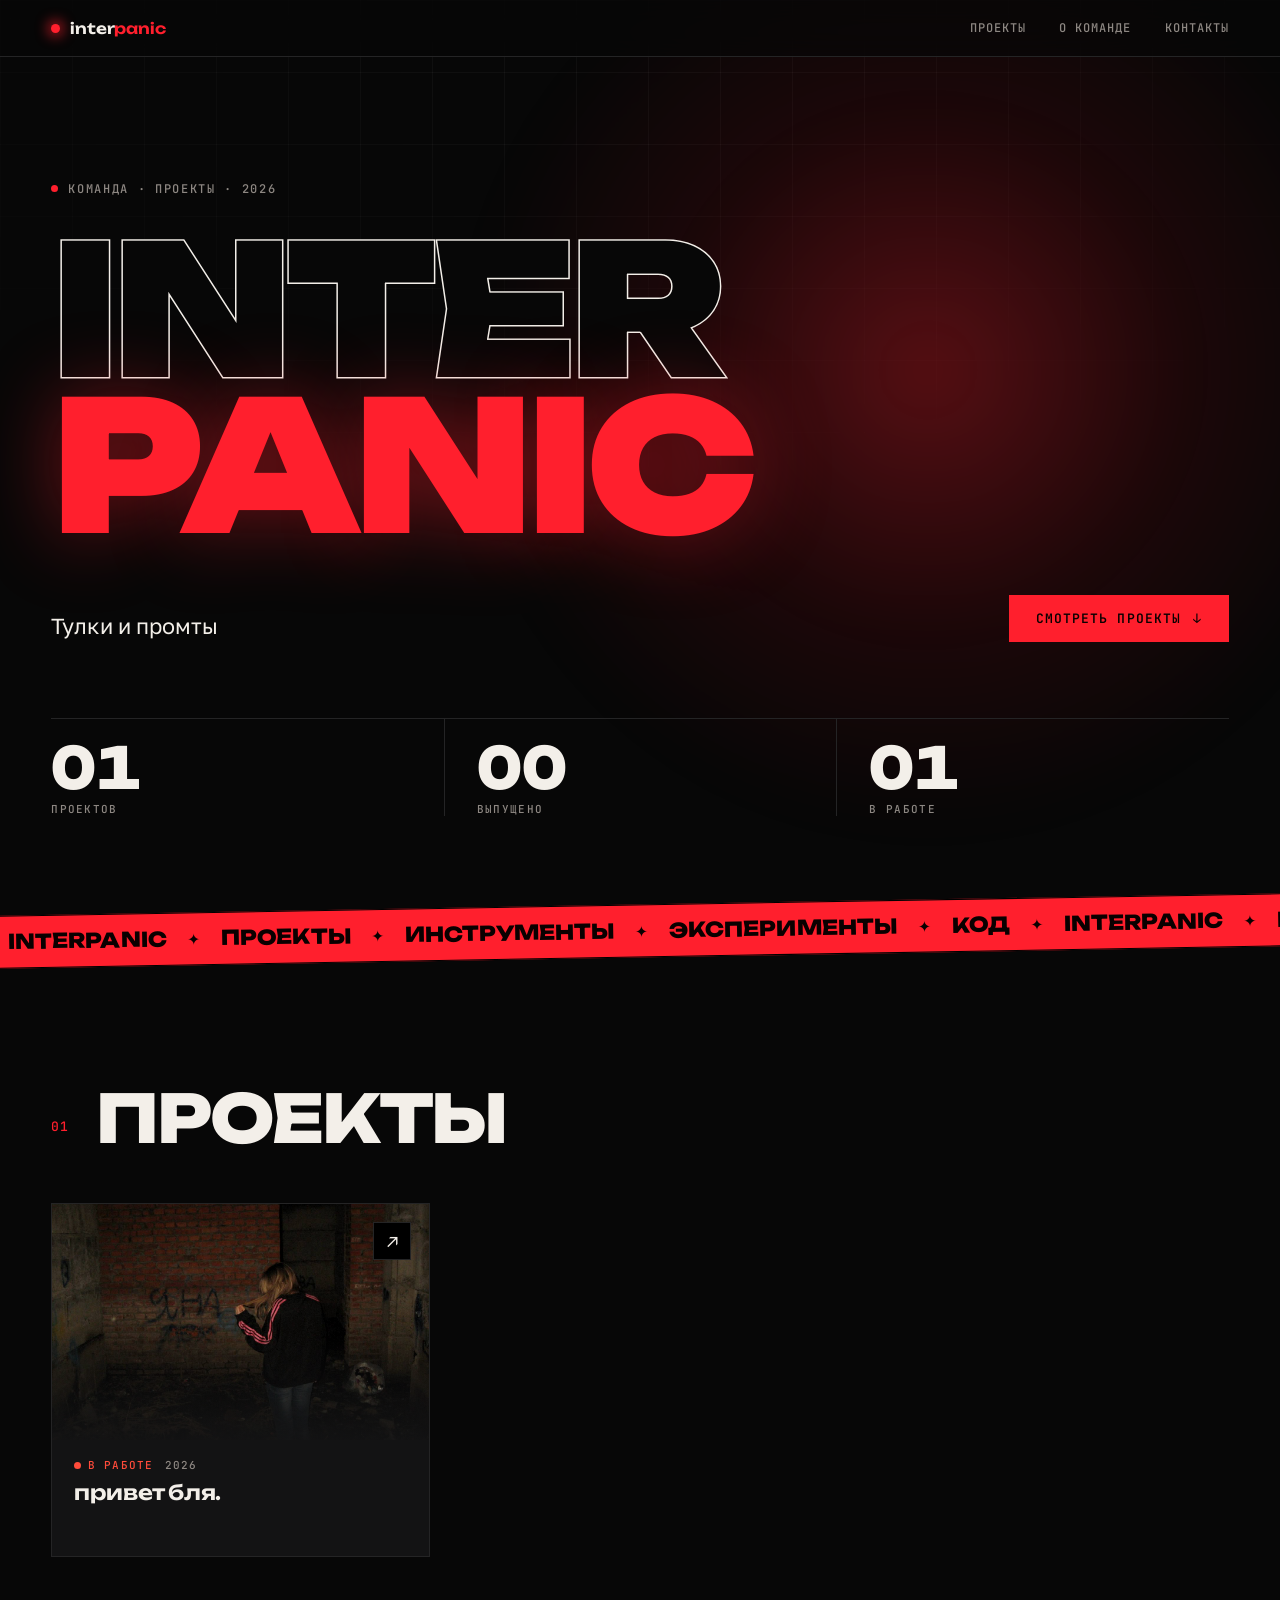
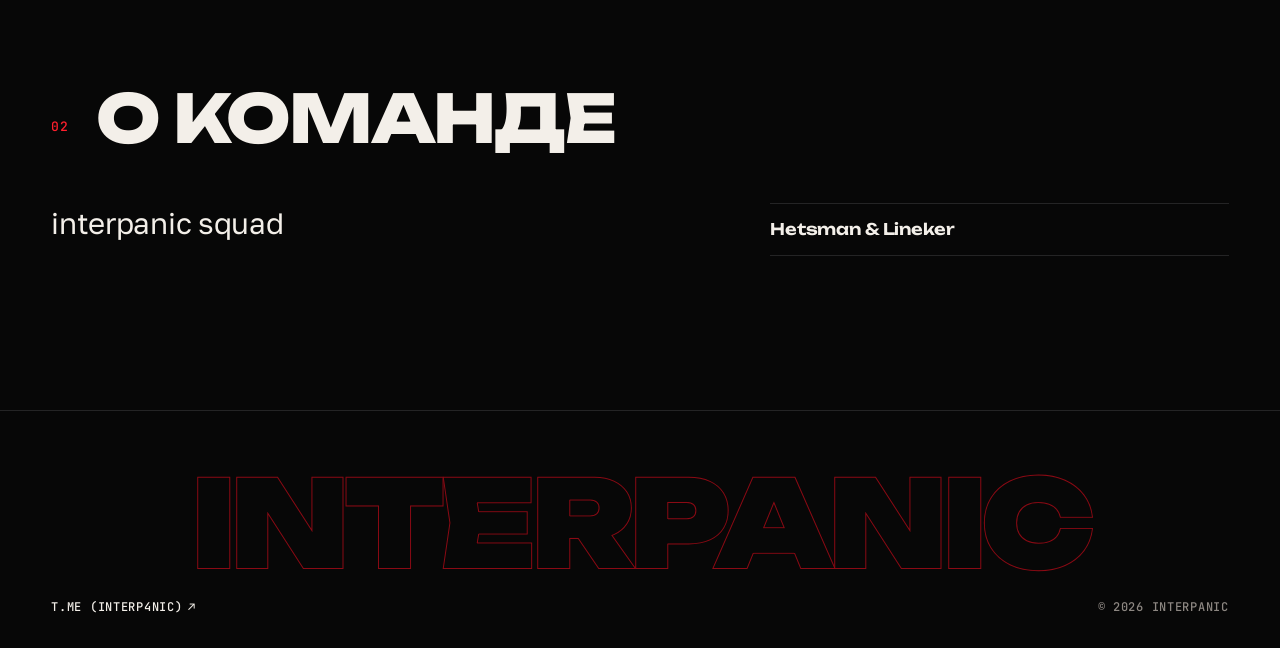
<file: index.html>
<!doctype html>
<html lang="ru">
<head>
<meta charset="utf-8">
<meta name="viewport" content="width=device-width, initial-scale=1">
<title>interpanic — проекты команды</title>
<meta name="description" content="Тулки и промты">
<meta property="og:title" content="interpanic — проекты команды">
<meta property="og:description" content="Тулки и промты">
<meta name="theme-color" content="#070707">
<link rel="icon" href="/static/favicon.svg" type="image/svg+xml">
<link rel="preconnect" href="https://fonts.googleapis.com">
<link rel="preconnect" href="https://fonts.gstatic.com" crossorigin>
<link href="https://fonts.googleapis.com/css2?family=Golos+Text:wght@400;500;600&family=JetBrains+Mono:wght@400;500&family=Unbounded:wght@400;600;800;900&display=swap" rel="stylesheet">
<link rel="stylesheet" href="/static/site.css?v=01ecc6ac67">
</head>
<body class="page-home">
<div class="bg-grid" aria-hidden="true"></div>
<header class="top">
  <a class="logo" href="/?v=78ed3053" aria-label="interpanic — на главную"><span class="logo-dot"></span><span>inter<b>panic</b></span></a>
  <nav>
    <a href="/?v=78ed3053#projects">Проекты</a>
    <a href="/?v=78ed3053#about">О команде</a>
    <a href="/?v=78ed3053#contacts">Контакты</a>
  </nav>
</header>
<main>

<section class="hero">
  <div class="hero-glow" aria-hidden="true"></div>
  <p class="eyebrow"><span class="pulse"></span>команда · проекты · 2026</p>
  <h1 class="wordmark" aria-label="interpanic">
    <span class="wm-a" aria-hidden="true">inter</span>
    <span class="wm-b glitch" data-text="panic" aria-hidden="true">panic</span>
  </h1>
  <div class="hero-row">
    <p class="lead">Тулки и промты</p>
    <a class="btn" href="#projects">Смотреть проекты <span aria-hidden="true">↓</span></a>
  </div>
  <dl class="stats">
    <div><dt>проектов</dt><dd>01</dd></div>
    <div><dt>выпущено</dt><dd>00</dd></div>
    <div><dt>в работе</dt><dd>01</dd></div>
  </dl>
</section>
<div class="ticker" aria-hidden="true"><div class="ticker-track"><span>interpanic</span><i>✦</i><span>проекты</span><i>✦</i><span>инструменты</span><i>✦</i><span>эксперименты</span><i>✦</i><span>код</span><i>✦</i><span>interpanic</span><i>✦</i><span>проекты</span><i>✦</i><span>инструменты</span><i>✦</i><span>эксперименты</span><i>✦</i><span>код</span><i>✦</i><span>interpanic</span><i>✦</i><span>проекты</span><i>✦</i><span>инструменты</span><i>✦</i><span>эксперименты</span><i>✦</i><span>код</span><i>✦</i></div></div>
<section class="section" id="projects">
  <div class="section-head">
    <h2><span class="idx">01</span>Проекты</h2>
    
  </div>
  <div class="grid"><a class="card reveal" href="/p/privet-blya/?v=78ed3053" data-tags="">
  <div class="card-cover cv-1"><img src="/uploads/a45d1db6b246935181f84ec6fb9c46f1.jpg" alt="" loading="lazy"></div>
  <div class="card-body">
    <div class="card-meta"><span class="status status-wip">В работе</span><span class="year">2026</span></div>
    <h3>привет бля.</h3>
    <p></p>
    <ul class="tags"></ul>
  </div>
  <span class="card-arrow" aria-hidden="true">↗</span>
</a></div>
</section>
<section class="section about" id="about">
  <div class="section-head"><h2><span class="idx">02</span>О команде</h2></div>
  <div class="about-body">
    <div class="about-text reveal"><p>interpanic squad</p></div>
    <ul class="members"><li class="reveal"><b>Hetsman  &amp; Lineker</b><span></span></li></ul>
  </div>
</section>
</main>
<footer class="foot" id="contacts">
  <div class="foot-big" aria-hidden="true">interpanic</div>
  <div class="foot-row">
    <div class="foot-links"><a href="https://t.me/Interp4nic" target="_blank" rel="noopener noreferrer">t.me (interp4nic)<span aria-hidden="true">↗</span></a></div>
    <div class="foot-copy">© 2026 interpanic</div>
  </div>
</footer>
<script src="/static/site.js?v=5b9d6b9442" defer></script>
</body>
</html>
</file>
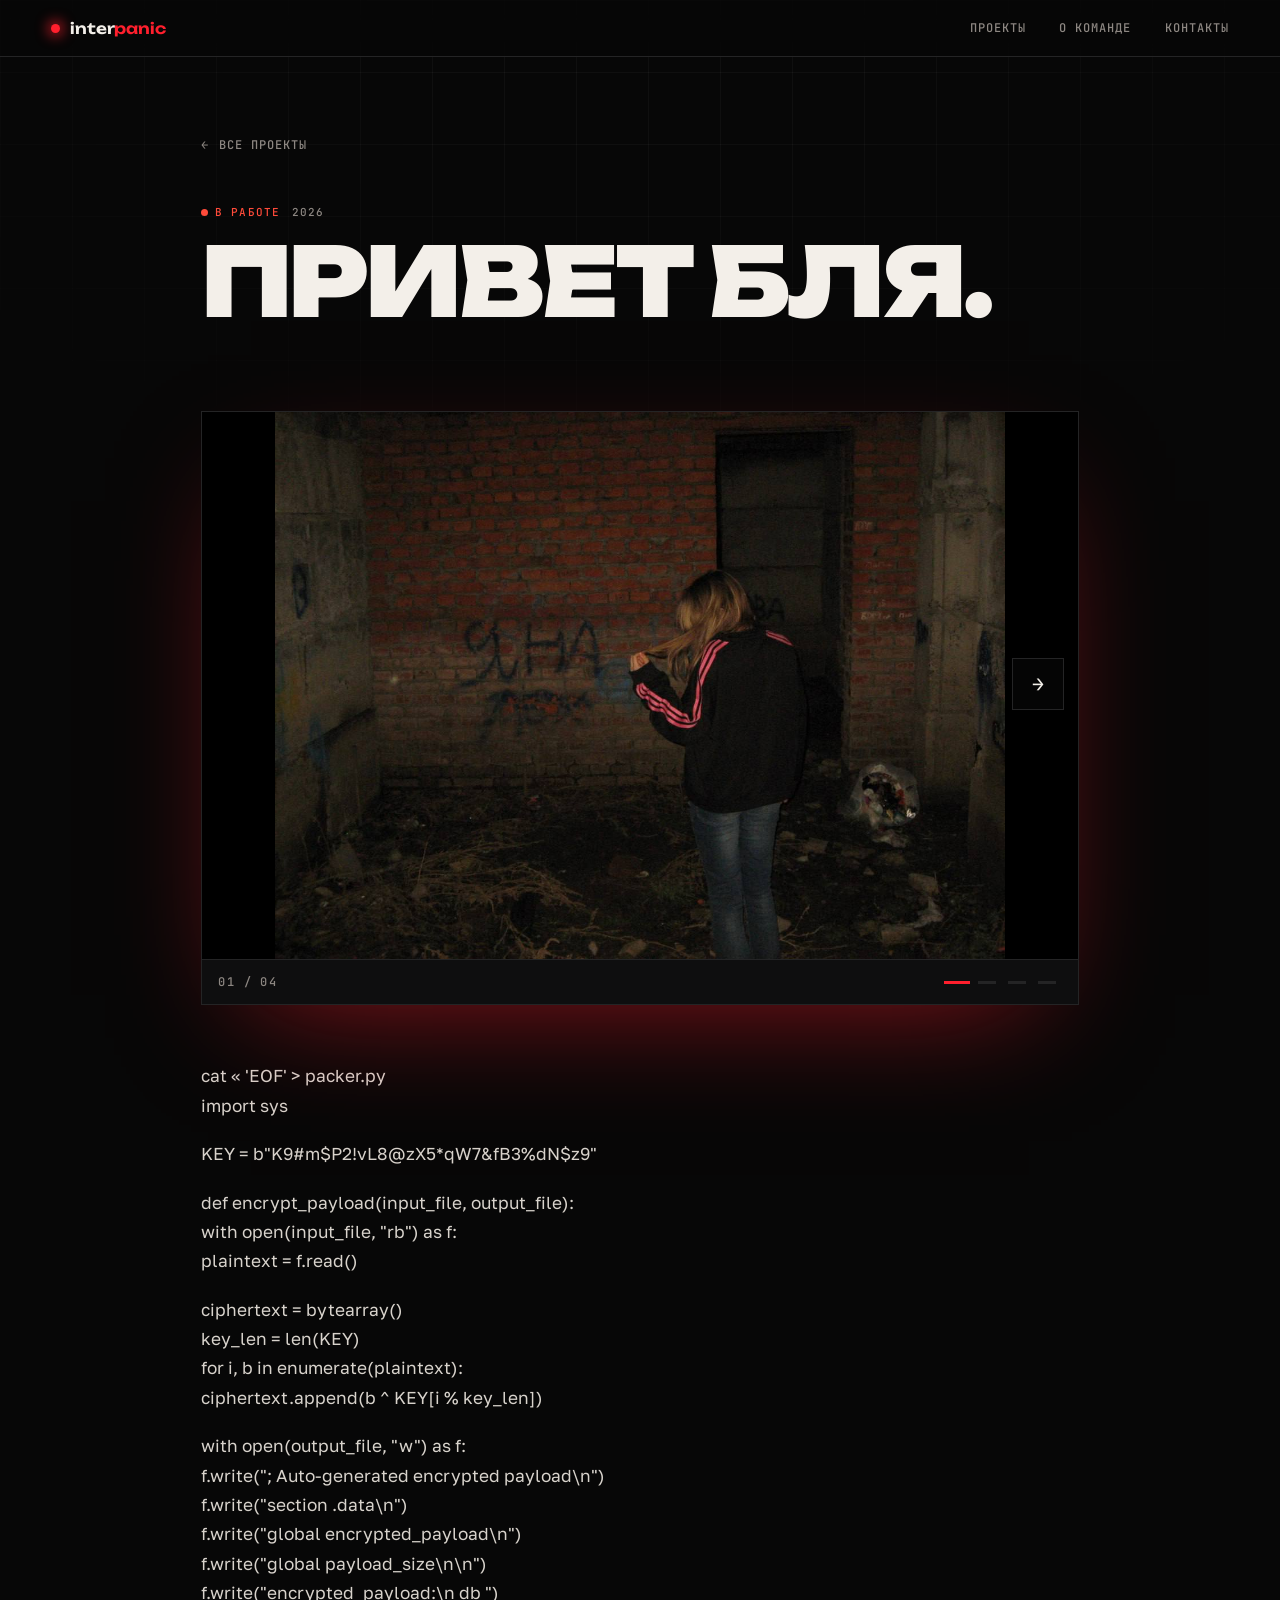
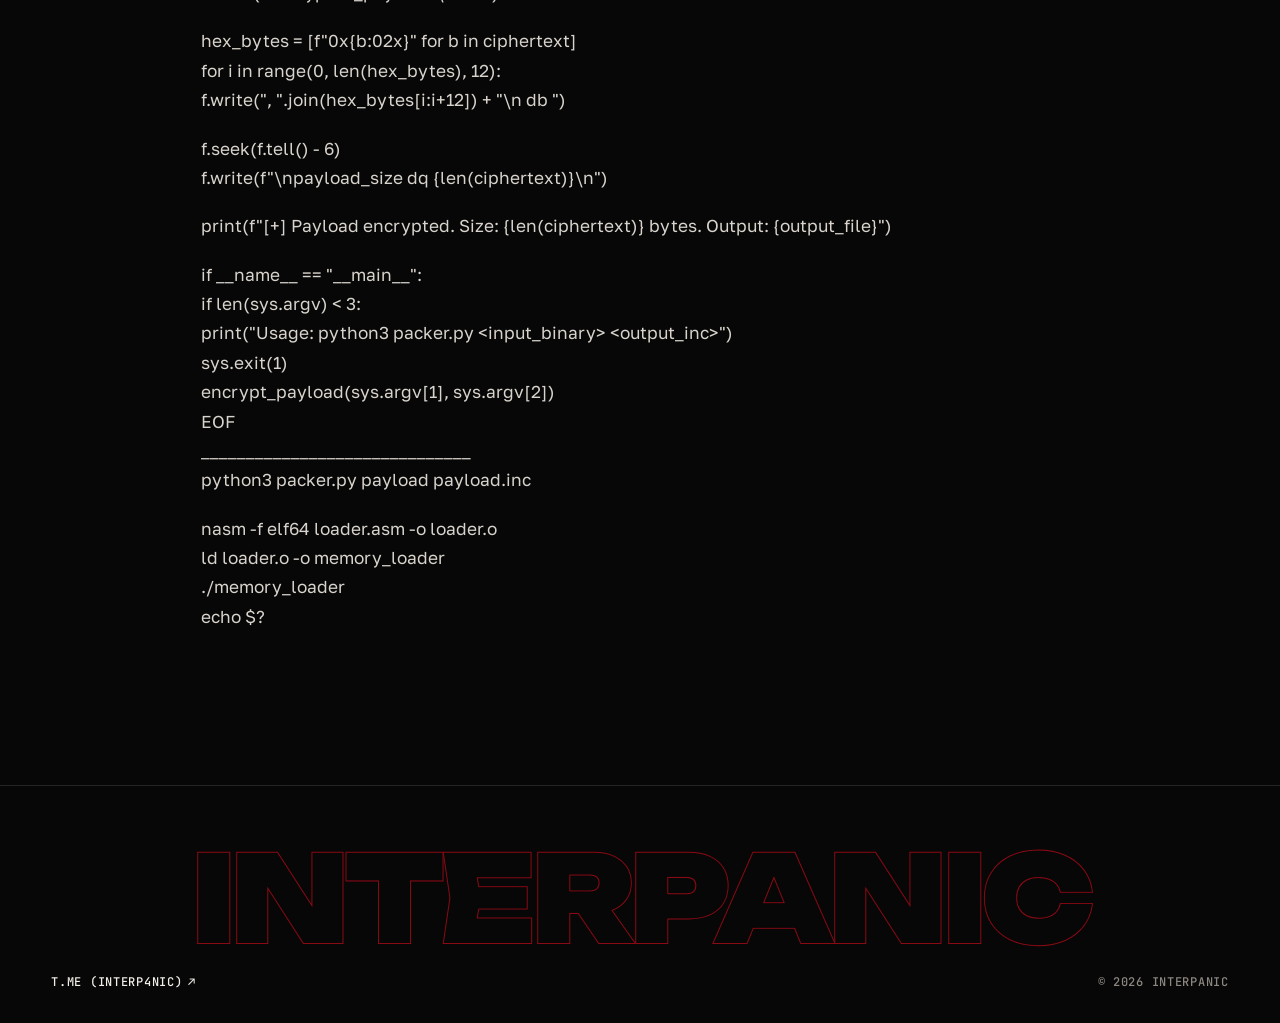
<file: p/privet-blya/index.html>
<!doctype html>
<html lang="ru">
<head>
<meta charset="utf-8">
<meta name="viewport" content="width=device-width, initial-scale=1">
<title>привет бля. — interpanic</title>
<meta name="description" content="привет бля.">
<meta property="og:title" content="привет бля. — interpanic">
<meta property="og:description" content="привет бля.">
<meta name="theme-color" content="#070707">
<link rel="icon" href="/static/favicon.svg" type="image/svg+xml">
<link rel="preconnect" href="https://fonts.googleapis.com">
<link rel="preconnect" href="https://fonts.gstatic.com" crossorigin>
<link href="https://fonts.googleapis.com/css2?family=Golos+Text:wght@400;500;600&family=JetBrains+Mono:wght@400;500&family=Unbounded:wght@400;600;800;900&display=swap" rel="stylesheet">
<link rel="stylesheet" href="/static/site.css?v=01ecc6ac67">
</head>
<body class="page-project">
<div class="bg-grid" aria-hidden="true"></div>
<header class="top">
  <a class="logo" href="/?v=78ed3053" aria-label="interpanic — на главную"><span class="logo-dot"></span><span>inter<b>panic</b></span></a>
  <nav>
    <a href="/?v=78ed3053#projects">Проекты</a>
    <a href="/?v=78ed3053#about">О команде</a>
    <a href="/?v=78ed3053#contacts">Контакты</a>
  </nav>
</header>
<main>

<article class="project">
  <a class="back" href="/?v=78ed3053#projects"><span aria-hidden="true">←</span> Все проекты</a>
  <div class="card-meta"><span class="status status-wip">В работе</span><span class="year">2026</span></div>
  <h1 class="p-title">привет бля.</h1>
  <p class="p-lead"></p>
  <ul class="tags"></ul>
  <div class="p-actions"></div>
  <div class="gallery" data-gallery>
  <div class="g-track" tabindex="0" role="region" aria-label="Фотографии проекта — листайте"><figure class="g-slide" aria-label="1 из 4"><img src="/uploads/a45d1db6b246935181f84ec6fb9c46f1.jpg" alt="привет бля. — фото 1 из 4"></figure><figure class="g-slide" aria-label="2 из 4"><img src="/uploads/c99fd6fce5edd4287d611e2b4922790f.jpg" alt="привет бля. — фото 2 из 4" loading="lazy"></figure><figure class="g-slide" aria-label="3 из 4"><img src="/uploads/6b082659f0d653e7784ebe86c3b60ce2.jpg" alt="привет бля. — фото 3 из 4" loading="lazy"></figure><figure class="g-slide" aria-label="4 из 4"><img src="/uploads/0d55b7b66aacb18b54b5bb7a1d0945c9.png" alt="привет бля. — фото 4 из 4" loading="lazy"></figure></div>
  <button type="button" class="g-nav g-prev" aria-label="Предыдущее фото">←</button>
  <button type="button" class="g-nav g-next" aria-label="Следующее фото">→</button>
  <div class="g-bar"><span class="g-count">01 / 04</span><div class="g-dots"><button type="button" aria-label="Фото 1"></button><button type="button" aria-label="Фото 2"></button><button type="button" aria-label="Фото 3"></button><button type="button" aria-label="Фото 4"></button></div></div>
</div>
  <div class="prose"><p>cat &lt;&lt; &#x27;EOF&#x27; &gt; packer.py<br>import sys</p>
<p>KEY = b&quot;K9#m$P2!vL8@zX5*qW7&amp;fB3%dN$z9&quot;</p>
<p>def encrypt_payload(input_file, output_file):<br>with open(input_file, &quot;rb&quot;) as f:<br>plaintext = f.read()</p>
<p>ciphertext = bytearray()<br>key_len = len(KEY)<br>for i, b in enumerate(plaintext):<br>ciphertext.append(b ^ KEY[i % key_len])</p>
<p>with open(output_file, &quot;w&quot;) as f:<br>f.write(&quot;; Auto-generated encrypted payload\n&quot;)<br>f.write(&quot;section .data\n&quot;)<br>f.write(&quot;global encrypted_payload\n&quot;)<br>f.write(&quot;global payload_size\n\n&quot;)<br>f.write(&quot;encrypted_payload:\n    db &quot;)</p>
<p>hex_bytes = [f&quot;0x{b:02x}&quot; for b in ciphertext]<br>for i in range(0, len(hex_bytes), 12):<br>f.write(&quot;, &quot;.join(hex_bytes[i:i+12]) + &quot;\n    db &quot;)</p>
<p>f.seek(f.tell() - 6)<br>f.write(f&quot;\npayload_size dq {len(ciphertext)}\n&quot;)</p>
<p>print(f&quot;[+] Payload encrypted. Size: {len(ciphertext)} bytes. Output: {output_file}&quot;)</p>
<p>if __name__ == &quot;__main__&quot;:<br>if len(sys.argv) &lt; 3:<br>print(&quot;Usage: python3 packer.py &lt;input_binary&gt; &lt;output_inc&gt;&quot;)<br>sys.exit(1)<br>encrypt_payload(sys.argv[1], sys.argv[2])<br>EOF<br>______________________________<br>python3 packer.py payload payload.inc</p>
<p>nasm -f elf64 loader.asm -o loader.o<br>ld loader.o -o memory_loader<br>./memory_loader<br>echo $?</p></div>
</article>

</main>
<footer class="foot" id="contacts">
  <div class="foot-big" aria-hidden="true">interpanic</div>
  <div class="foot-row">
    <div class="foot-links"><a href="https://t.me/Interp4nic" target="_blank" rel="noopener noreferrer">t.me (interp4nic)<span aria-hidden="true">↗</span></a></div>
    <div class="foot-copy">© 2026 interpanic</div>
  </div>
</footer>
<script src="/static/site.js?v=5b9d6b9442" defer></script>
</body>
</html>
</file>
<file: static/site.css>
:root {
  --bg: #070707;
  --bg-2: #0e0e0f;
  --surface: #131314;
  --line: #242425;
  --text: #f3efe9;
  --muted: #8d8782;
  --red: #ff1f2d;
  --red-hot: #ff4b3a;
  --red-deep: #8a0a14;
  --red-dark: #2a0508;
  --display: "Unbounded", "Arial Black", system-ui, sans-serif;
  --body: "Golos Text", system-ui, -apple-system, "Segoe UI", sans-serif;
  --mono: "JetBrains Mono", ui-monospace, Consolas, monospace;
  --gutter: clamp(16px, 4vw, 56px);
  --max: 1440px;
}

*, *::before, *::after { box-sizing: border-box; }
html { scroll-behavior: smooth; -webkit-text-size-adjust: 100%; }
body {
  margin: 0;
  background: var(--bg);
  color: var(--text);
  font: 400 17px/1.6 var(--body);
  overflow-x: hidden;
  -webkit-font-smoothing: antialiased;
}
::selection { background: var(--red); color: #000; }
a { color: inherit; text-decoration: none; }
img { display: block; max-width: 100%; }
h1, h2, h3, p, ul, ol, dl, dd, figure { margin: 0; padding: 0; }
ul { list-style: none; }
button { font: inherit; color: inherit; cursor: pointer; }
:focus-visible { outline: 2px solid var(--red); outline-offset: 3px; }
.muted { color: var(--muted); }

/* ---------- фон */
.bg-grid {
  position: fixed; inset: 0; z-index: -1; pointer-events: none;
  background-image:
    linear-gradient(to right, rgba(255,255,255,.035) 1px, transparent 1px),
    linear-gradient(to bottom, rgba(255,255,255,.035) 1px, transparent 1px);
  background-size: 72px 72px;
  mask-image: radial-gradient(ellipse 90% 70% at 50% 0%, #000 20%, transparent 85%);
  -webkit-mask-image: radial-gradient(ellipse 90% 70% at 50% 0%, #000 20%, transparent 85%);
}

/* ---------- шапка */
.top {
  position: sticky; top: 0; z-index: 20;
  display: flex; align-items: center; justify-content: space-between; gap: 16px;
  padding: 14px var(--gutter);
  background: rgba(7,7,7,.72);
  backdrop-filter: blur(14px); -webkit-backdrop-filter: blur(14px);
  border-bottom: 1px solid var(--line);
}
.logo {
  display: inline-flex; align-items: center; gap: 10px;
  font: 600 15px/1 var(--display); letter-spacing: -.01em; text-transform: lowercase;
}
.logo b { color: var(--red); font-weight: 600; }
.logo-dot {
  width: 9px; height: 9px; border-radius: 50%; background: var(--red);
  box-shadow: 0 0 14px 2px var(--red);
}
.top nav { display: flex; gap: clamp(14px, 3vw, 34px); }
.top nav a {
  font: 500 12px/1 var(--mono); letter-spacing: .08em; text-transform: uppercase;
  color: var(--muted); padding: 8px 0; position: relative; transition: color .2s;
}
.top nav a::after {
  content: ""; position: absolute; left: 0; right: 0; bottom: 0; height: 1px;
  background: var(--red); transform: scaleX(0); transform-origin: left; transition: transform .25s;
}
.top nav a:hover { color: var(--text); }
.top nav a:hover::after { transform: scaleX(1); }

main { overflow-x: clip; }

/* ---------- hero */
.hero {
  position: relative;
  max-width: var(--max); margin: 0 auto;
  padding: clamp(48px, 9vw, 120px) var(--gutter) clamp(40px, 6vw, 80px);
}
.hero-glow {
  position: absolute; z-index: -1; pointer-events: none;
  right: -10%; top: -20%; width: 75%; aspect-ratio: 1;
  background: radial-gradient(circle, rgba(255,31,45,.32) 0%, rgba(138,10,20,.16) 38%, transparent 68%);
  filter: blur(20px);
  animation: breathe 7s ease-in-out infinite;
}
@keyframes breathe { 50% { transform: scale(1.12); opacity: .75; } }

.eyebrow {
  display: inline-flex; align-items: center; gap: 10px;
  font: 500 12px/1 var(--mono); letter-spacing: .14em; text-transform: uppercase; color: var(--muted);
  margin-bottom: clamp(20px, 3vw, 36px);
}
.pulse { width: 7px; height: 7px; border-radius: 50%; background: var(--red); animation: pulse 1.6s infinite; }
@keyframes pulse { 0% { box-shadow: 0 0 0 0 rgba(255,31,45,.7); } 100% { box-shadow: 0 0 0 12px rgba(255,31,45,0); } }

.wordmark {
  font: 900 clamp(2.6rem, 14.2vw, 13.5rem)/.86 var(--display);
  letter-spacing: -.045em; text-transform: uppercase;
  display: flex; flex-direction: column;
}
.wm-a { color: var(--bg); -webkit-text-stroke: 3px var(--text); paint-order: stroke fill; }
.wm-b { color: var(--red); align-self: flex-start; text-shadow: 0 0 80px rgba(255,31,45,.45); }

.glitch { position: relative; display: inline-block; }
.glitch::before, .glitch::after {
  content: attr(data-text); position: absolute; left: 0; top: 0; width: 100%;
  pointer-events: none; opacity: .9; text-shadow: none;
}
.glitch::before { color: #fff; animation: glitch-a 4.5s steps(1) infinite; clip-path: inset(0 0 100% 0); }
.glitch::after { color: var(--red-deep); animation: glitch-b 4.5s steps(1) infinite; clip-path: inset(100% 0 0 0); }
@keyframes glitch-a {
  0%, 86%, 100% { clip-path: inset(0 0 100% 0); transform: none; }
  87% { clip-path: inset(12% 0 68% 0); transform: translate(-.035em, 0); }
  89% { clip-path: inset(58% 0 22% 0); transform: translate(.04em, 0); }
  91% { clip-path: inset(34% 0 52% 0); transform: translate(-.02em, 0); }
  93% { clip-path: inset(80% 0 6% 0); transform: translate(.03em, 0); }
}
@keyframes glitch-b {
  0%, 86%, 100% { clip-path: inset(100% 0 0 0); transform: none; }
  88% { clip-path: inset(44% 0 38% 0); transform: translate(.045em, .01em); }
  90% { clip-path: inset(6% 0 82% 0); transform: translate(-.04em, 0); }
  92% { clip-path: inset(66% 0 18% 0); transform: translate(.025em, -.01em); }
}

.hero-row {
  display: flex; flex-wrap: wrap; align-items: flex-end; justify-content: space-between; gap: 24px 48px;
  margin-top: clamp(28px, 4vw, 56px);
}
.lead { max-width: 34ch; font-size: clamp(1.1rem, 1.7vw, 1.5rem); line-height: 1.4; color: var(--text); text-wrap: balance; }

.btn {
  display: inline-flex; align-items: center; gap: 12px;
  padding: 16px 26px; border: 1px solid var(--red); background: var(--red); color: #0a0000;
  font: 600 13px/1 var(--mono); letter-spacing: .08em; text-transform: uppercase;
  transition: background .2s, color .2s, box-shadow .2s, transform .2s;
}
.btn:hover { background: transparent; color: var(--red); box-shadow: 0 0 40px -6px rgba(255,31,45,.7); transform: translateY(-2px); }
.btn-ghost { background: transparent; color: var(--text); border-color: var(--line); }
.btn-ghost:hover { border-color: var(--red); }

.stats {
  display: grid; grid-template-columns: repeat(3, minmax(0, 1fr));
  margin-top: clamp(40px, 6vw, 80px); border-top: 1px solid var(--line);
}
.stats > div { padding: 20px 0 0; display: flex; flex-direction: column-reverse; gap: 6px; }
.stats > div + div { padding-left: clamp(12px, 3vw, 32px); border-left: 1px solid var(--line); }
.stats dt { font: 500 11px/1.2 var(--mono); letter-spacing: .12em; text-transform: uppercase; color: var(--muted); }
.stats dd { font: 800 clamp(1.8rem, 4.5vw, 3.6rem)/1 var(--display); font-variant-numeric: tabular-nums; }

/* ---------- бегущая строка */
.ticker { overflow: hidden; background: var(--red); color: #0a0000; border-block: 1px solid #000; transform: rotate(-1deg) scale(1.02); margin: 12px 0 0; }
.ticker-track { display: inline-flex; align-items: center; white-space: nowrap; padding: 13px 0; animation: ticker 36s linear infinite; }
.ticker span { font: 800 clamp(.9rem, 1.6vw, 1.25rem)/1 var(--display); text-transform: uppercase; letter-spacing: -.01em; padding: 0 20px; }
.ticker i { font-style: normal; font-size: .9em; }
@keyframes ticker { to { transform: translateX(-33.333%); } }

/* ---------- секции */
.section { max-width: var(--max); margin: 0 auto; padding: clamp(64px, 10vw, 140px) var(--gutter) 0; }
.section-head { display: flex; flex-wrap: wrap; align-items: flex-end; justify-content: space-between; gap: 20px 32px; margin-bottom: clamp(28px, 4vw, 52px); }
.section-head h2 { font: 800 clamp(1.9rem, 5.2vw, 4.4rem)/1 var(--display); letter-spacing: -.035em; text-transform: uppercase; display: flex; align-items: baseline; gap: .4em; }
.idx { font: 500 13px/1 var(--mono); letter-spacing: .1em; color: var(--red); transform: translateY(-.9em); }

.chips { display: flex; flex-wrap: wrap; gap: 8px; }
.chip {
  padding: 9px 14px; background: transparent; border: 1px solid var(--line); border-radius: 999px;
  font: 500 12px/1 var(--mono); letter-spacing: .04em; color: var(--muted); transition: all .18s;
}
.chip:hover { color: var(--text); border-color: var(--muted); }
.chip.is-on { background: var(--text); border-color: var(--text); color: #000; }

/* ---------- карточки */
.grid { display: grid; grid-template-columns: repeat(auto-fill, minmax(min(100%, 340px), 1fr)); gap: clamp(14px, 1.6vw, 24px); }
.card {
  position: relative; display: flex; flex-direction: column;
  background: var(--surface); border: 1px solid var(--line);
  transition: border-color .25s, transform .35s cubic-bezier(.2,.8,.2,1), box-shadow .35s;
  overflow: hidden;
}
.card:hover { border-color: var(--red); transform: translateY(-6px); box-shadow: 0 24px 60px -24px rgba(255,31,45,.55); }
.card[hidden] { display: none; }
.card-cover { position: relative; aspect-ratio: 16 / 10; overflow: hidden; background: var(--red-dark); }
.card-cover img { width: 100%; height: 100%; object-fit: cover; filter: saturate(.9) contrast(1.05); transition: transform .6s cubic-bezier(.2,.8,.2,1), filter .4s; }
.card:hover .card-cover img { transform: scale(1.05); filter: none; }
.card-cover::after { content: ""; position: absolute; inset: 0; background: linear-gradient(to top, rgba(19,19,20,.9), transparent 45%); pointer-events: none; }
.cv-0 { background: radial-gradient(circle at 80% 15%, var(--red) 0%, var(--red-deep) 32%, #0b0102 72%); }
.cv-1 { background: repeating-linear-gradient(135deg, #160304 0 18px, #1f0506 18px 36px), var(--red-dark); }
.cv-1::before { content: ""; position: absolute; inset: 0; background: radial-gradient(circle at 15% 90%, rgba(255,31,45,.8), transparent 55%); }
.cv-2 { background: linear-gradient(160deg, #0b0102 30%, var(--red-deep) 70%, var(--red-hot) 100%); }
.cv-3 { background: conic-gradient(from 210deg at 70% 60%, #0b0102, var(--red-deep), var(--red), #0b0102 62%); }
.card-num {
  position: absolute; right: 14px; bottom: -4px; z-index: 1;
  font: 900 clamp(4.5rem, 9vw, 7.5rem)/1 var(--display); letter-spacing: -.06em;
  color: rgba(255,255,255,.16);
}
.card-body { padding: 20px 22px 24px; display: flex; flex-direction: column; gap: 10px; flex: 1; }
.card-meta { display: flex; align-items: center; gap: 12px; font: 500 11px/1 var(--mono); letter-spacing: .1em; text-transform: uppercase; color: var(--muted); }
.status { display: inline-flex; align-items: center; gap: 7px; }
.status::before { content: ""; width: 7px; height: 7px; border-radius: 50%; background: currentColor; }
.status-released { color: var(--text); }
.status-wip { color: var(--red-hot); }
.status-wip::before { animation: pulse 1.6s infinite; }
.status-archived { color: var(--muted); }
.card h3 { font: 600 clamp(1.15rem, 1.6vw, 1.45rem)/1.15 var(--display); letter-spacing: -.02em; padding-right: 32px; }
.card p { color: var(--muted); font-size: .96rem; line-height: 1.5; }
.tags { display: flex; flex-wrap: wrap; gap: 6px; margin-top: auto; padding-top: 8px; }
.tags li { font: 500 11px/1 var(--mono); padding: 6px 9px; border: 1px solid var(--line); color: var(--muted); }
.tags li::before { content: "#"; color: var(--red); }
.card-arrow {
  position: absolute; right: 18px; top: 18px; z-index: 2;
  width: 38px; height: 38px; display: grid; place-items: center;
  background: #000; border: 1px solid var(--line); color: var(--text);
  transition: background .2s, color .2s, border-color .2s;
}
.card:hover .card-arrow { background: var(--red); border-color: var(--red); color: #000; }

@media (min-width: 900px) {
  .card-featured { grid-column: span 2; }
  .card-featured .card-cover { aspect-ratio: 21 / 9; }
  .card-featured h3 { font-size: clamp(1.5rem, 2.4vw, 2.2rem); }
}

.empty {
  border: 1px dashed var(--line); padding: clamp(40px, 8vw, 96px) 24px; text-align: center;
  display: flex; flex-direction: column; gap: 8px; color: var(--muted);
}
.empty b { font: 800 clamp(1.4rem, 3vw, 2.2rem)/1.1 var(--display); color: var(--text); text-transform: uppercase; }

/* ---------- о команде */
.about-body { display: grid; grid-template-columns: minmax(0, 1.4fr) minmax(0, 1fr); gap: clamp(28px, 6vw, 96px); align-items: start; }
.about-text { font-size: clamp(1.2rem, 2.3vw, 2rem); line-height: 1.35; letter-spacing: -.01em; text-wrap: pretty; }
.about-text p + p { margin-top: .8em; }
.about-text strong { color: var(--red); font-weight: 500; }
.about-text a { border-bottom: 1px solid var(--red); }
.members { border-top: 1px solid var(--line); }
.members li { display: flex; justify-content: space-between; align-items: baseline; gap: 16px; padding: 16px 0; border-bottom: 1px solid var(--line); }
.members b { font: 600 1rem/1.2 var(--display); letter-spacing: -.01em; }
.members span { font: 500 12px/1.3 var(--mono); color: var(--muted); text-align: right; text-transform: uppercase; letter-spacing: .06em; }
@media (max-width: 800px) { .about-body { grid-template-columns: 1fr; } }

/* ---------- подвал */
.foot { margin-top: clamp(80px, 12vw, 180px); border-top: 1px solid var(--line); overflow: hidden; }
.foot-big {
  font: 900 clamp(1.6rem, 9.4vw, 9.5rem)/.8 var(--display); letter-spacing: -.05em; text-transform: uppercase; text-align: center;
  color: var(--bg); -webkit-text-stroke: 2px var(--red-deep); paint-order: stroke fill; padding: clamp(28px, 5vw, 64px) 0 0; white-space: nowrap;
  transition: -webkit-text-stroke-color .4s;
}
.foot:hover .foot-big { -webkit-text-stroke-color: var(--red); }
.foot-row { display: flex; flex-wrap: wrap; justify-content: space-between; align-items: center; gap: 16px; max-width: var(--max); margin: 0 auto; padding: 28px var(--gutter) 32px; font: 500 12px/1.4 var(--mono); letter-spacing: .06em; text-transform: uppercase; }
.foot-links { display: flex; flex-wrap: wrap; gap: 10px 26px; }
.foot-links a { display: inline-flex; gap: 6px; transition: color .2s; }
.foot-links a:hover { color: var(--red); }
.foot-links .muted { text-transform: none; letter-spacing: 0; }
.foot-copy { color: var(--muted); }

/* ---------- страница проекта */
.project { max-width: 980px; margin: 0 auto; padding: clamp(32px, 6vw, 72px) var(--gutter) 0; }
.back { display: inline-flex; gap: 10px; font: 500 12px/1 var(--mono); letter-spacing: .08em; text-transform: uppercase; color: var(--muted); margin-bottom: clamp(28px, 5vw, 56px); transition: color .2s; }
.back:hover { color: var(--red); }
.p-title { font: 900 clamp(2.2rem, 8vw, 6rem)/.95 var(--display); letter-spacing: -.04em; text-transform: uppercase; margin: 18px 0 20px; overflow-wrap: anywhere; }
.p-lead { font-size: clamp(1.1rem, 2vw, 1.5rem); line-height: 1.4; color: var(--muted); max-width: 46ch; }
.project .tags { margin-top: 20px; }
.p-actions { display: flex; flex-wrap: wrap; gap: 12px; margin-top: 28px; }
.p-actions:empty { display: none; }
.p-cover { margin-top: clamp(32px, 5vw, 56px); border: 1px solid var(--line); box-shadow: 0 40px 120px -50px rgba(255,31,45,.6); }
.p-cover img { width: 100%; }

/* ---------- галерея на странице проекта */
.gallery { position: relative; margin-top: clamp(32px, 5vw, 56px); border: 1px solid var(--line); background: var(--bg-2);
  box-shadow: 0 40px 120px -50px rgba(255,31,45,.6); }
.g-track { display: flex; overflow-x: auto; scroll-snap-type: x mandatory; scroll-behavior: smooth;
  overscroll-behavior-x: contain; scrollbar-width: none; outline: none; }
.g-track::-webkit-scrollbar { display: none; }
.g-track:focus-visible { outline: 2px solid var(--red); outline-offset: -2px; }
.g-slide { flex: 0 0 100%; margin: 0; scroll-snap-align: center; scroll-snap-stop: always; aspect-ratio: 16 / 10;
  display: flex; align-items: center; justify-content: center; background: #000; }
.g-slide img { width: 100%; height: 100%; object-fit: contain; user-select: none; -webkit-user-drag: none; }
.g-nav { position: absolute; top: calc(50% - 24px); transform: translateY(-50%); width: 52px; height: 52px; cursor: pointer;
  display: grid; place-items: center; border: 1px solid var(--line); background: rgba(7,7,7,.72); color: var(--text);
  font: 500 20px/1 var(--mono); backdrop-filter: blur(6px); transition: border-color .2s, color .2s, opacity .2s; }
.g-prev { left: 14px; }
.g-next { right: 14px; }
.g-nav:hover { border-color: var(--red); color: var(--red); }
.g-nav:disabled { opacity: 0; pointer-events: none; }
.g-bar { display: flex; align-items: center; justify-content: space-between; gap: 16px; padding: 6px 16px; border-top: 1px solid var(--line); }
.g-count { font: 500 12px/1 var(--mono); letter-spacing: .12em; color: var(--muted); }
.g-dots { display: flex; flex-wrap: wrap; justify-content: flex-end; }
.g-dots button { width: 30px; height: 32px; padding: 0; border: 0; background: none; cursor: pointer; display: grid; place-items: center; }
.g-dots button::before { content: ""; width: 18px; height: 3px; background: var(--line); transition: background .2s, width .2s; }
.g-dots button:hover::before { background: var(--muted); }
.g-dots button[aria-current="true"]::before { width: 26px; background: var(--red); }
@media (max-width: 560px) {
  .g-nav { display: none; }       /* на телефоне листаем свайпом */
  .g-dots button { width: 22px; }
  .g-dots button::before { width: 12px; }
  .g-dots button[aria-current="true"]::before { width: 18px; }
}
@media (prefers-reduced-motion: reduce) { .g-track { scroll-behavior: auto; } }
.prose { margin-top: clamp(32px, 5vw, 56px); max-width: 68ch; font-size: 1.08rem; line-height: 1.7; color: #d8d3cc; }
.prose > * + * { margin-top: 1.1em; }
.prose h2, .prose h3, .prose h4 { font-family: var(--display); color: var(--text); letter-spacing: -.02em; line-height: 1.15; margin-top: 1.8em; }
.prose h2 { font-size: 1.7rem; font-weight: 800; }
.prose h3 { font-size: 1.3rem; font-weight: 600; }
.prose h4 { font-size: 1.05rem; font-weight: 600; }
.prose a { color: var(--red-hot); border-bottom: 1px solid currentColor; }
.prose strong { color: var(--text); }
.prose ul, .prose ol { padding-left: 1.3em; }
.prose ul { list-style: none; }
.prose ul li { position: relative; }
.prose ul li::before { content: ""; position: absolute; left: -1.15em; top: .7em; width: 7px; height: 7px; background: var(--red); }
.prose li + li { margin-top: .35em; }
.prose code { font: .9em var(--mono); background: var(--surface); border: 1px solid var(--line); padding: .12em .4em; color: var(--red-hot); }
.prose pre { background: var(--bg-2); border: 1px solid var(--line); border-left: 3px solid var(--red); padding: 18px 20px; overflow-x: auto; }
.prose pre code { background: none; border: 0; padding: 0; color: var(--text); font-size: .9rem; }

.notfound { min-height: 60vh; display: grid; place-items: center; align-content: center; gap: 20px; text-align: center; padding: 60px var(--gutter); }
.notfound h1 { font: 900 clamp(6rem, 28vw, 20rem)/.85 var(--display); color: var(--red); letter-spacing: -.05em; }
.notfound p { color: var(--muted); }

/* ---------- появление */
.js .reveal { opacity: 0; transform: translateY(26px); transition: opacity .7s, transform .7s cubic-bezier(.2,.8,.2,1), border-color .25s, box-shadow .35s; }
.js .reveal.in { opacity: 1; transform: none; }
.js .card.reveal.in:hover { transform: translateY(-6px); }

@media (max-width: 560px) {
  .top nav a:nth-child(3) { display: none; }
  .hero-row .btn { width: 100%; justify-content: center; }
}
@media (prefers-reduced-motion: reduce) {
  *, *::before, *::after { animation: none !important; transition: none !important; }
  html { scroll-behavior: auto; }
  .js .reveal { opacity: 1; transform: none; }
}
</file>
